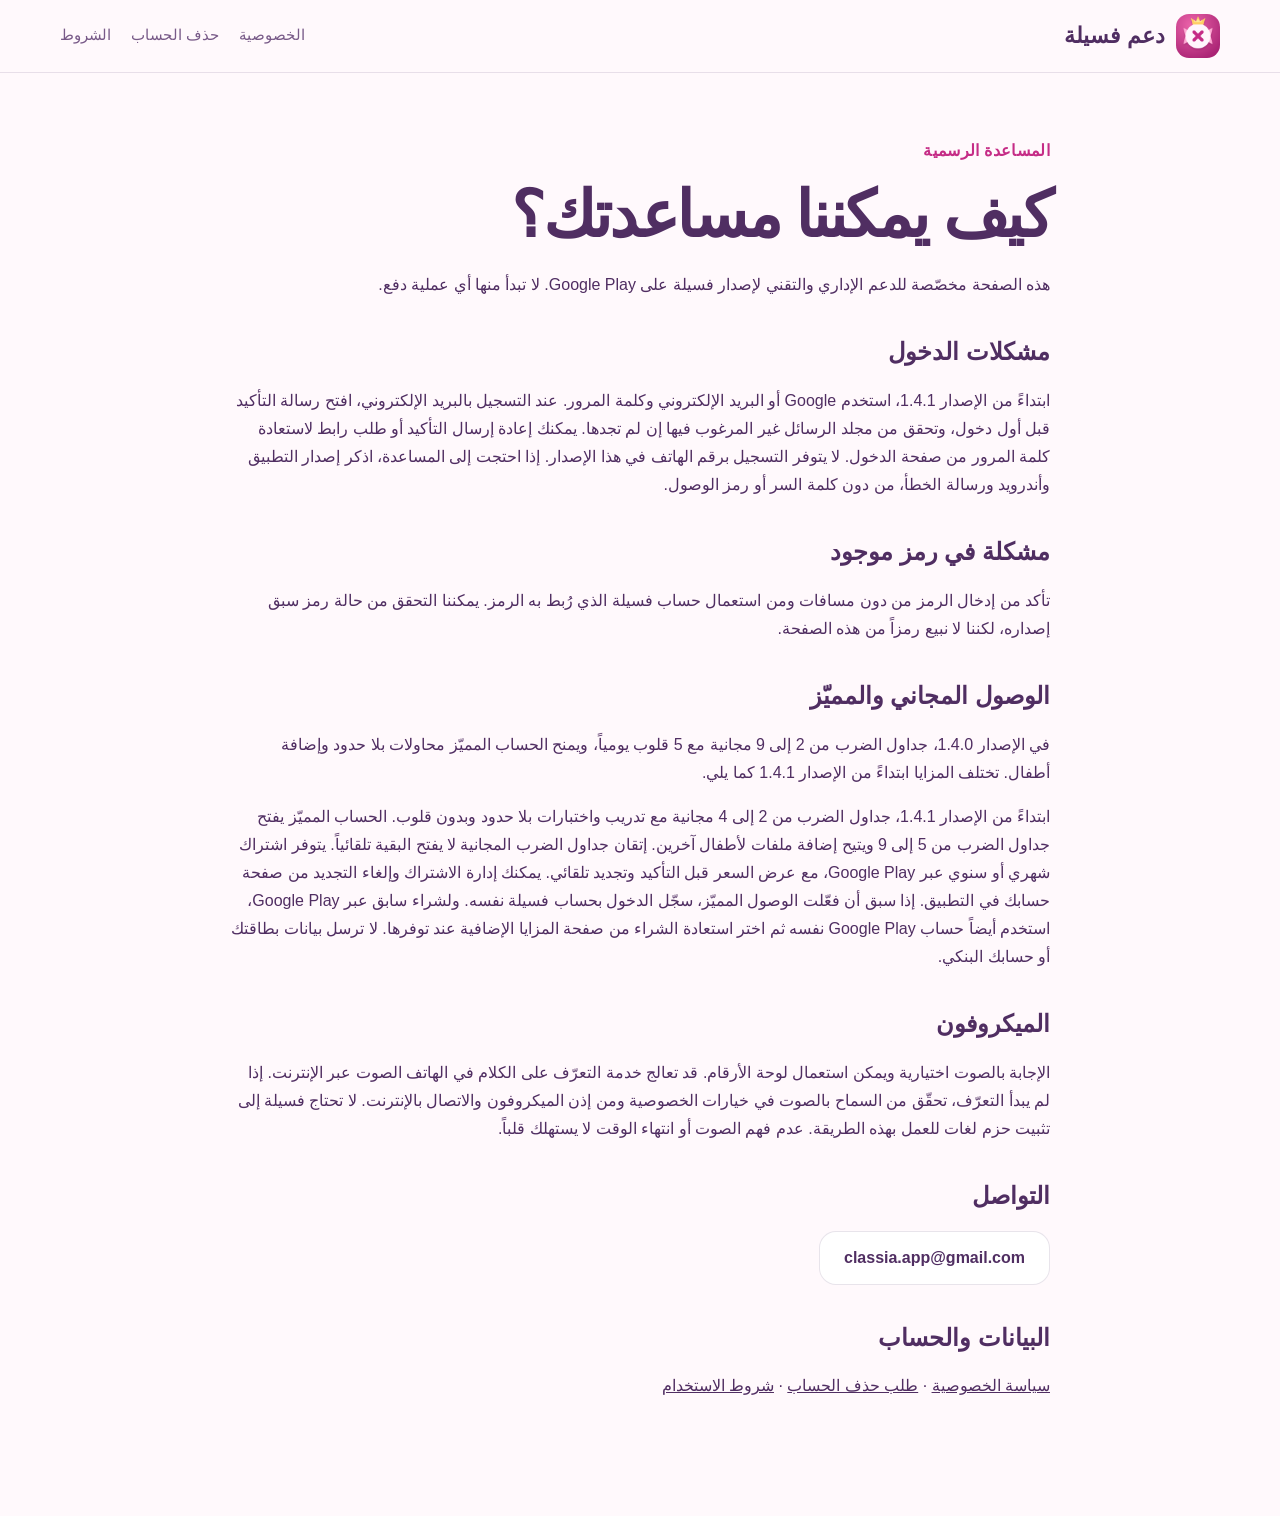
<file: index.html>
<!doctype html>
<html lang="ar" dir="rtl"><head><meta charset="utf-8"><meta name="viewport" content="width=device-width,initial-scale=1"><meta name="description" content="الدعم الرسمي لتطبيق فسيلة"><meta name="theme-color" content="#4F46E5"><title>دعم فسيلة</title><link rel="icon" type="image/png" href="assets/icon.png"><link rel="stylesheet" href="styles.css"></head>
<body><nav class="site-nav"><div class="wrap nav-inner"><a class="brand" href="support.html"><img src="assets/icon.png" alt=""><span>دعم فسيلة</span></a><div class="nav-links"><a href="privacy.html">الخصوصية</a><a href="delete-account.html">حذف الحساب</a><a href="terms.html">الشروط</a></div></div></nav>
<main class="wrap legal"><p class="eyebrow">المساعدة الرسمية</p><h1>كيف يمكننا مساعدتك؟</h1><p>هذه الصفحة مخصّصة للدعم الإداري والتقني لإصدار فسيلة على Google Play. لا تبدأ منها أي عملية دفع.</p>
<h2>مشكلات الدخول</h2><p>ابتداءً من الإصدار 1.4.1، استخدم Google أو البريد الإلكتروني وكلمة المرور. عند التسجيل بالبريد الإلكتروني، افتح رسالة التأكيد قبل أول دخول، وتحقق من مجلد الرسائل غير المرغوب فيها إن لم تجدها. يمكنك إعادة إرسال التأكيد أو طلب رابط لاستعادة كلمة المرور من صفحة الدخول. لا يتوفر التسجيل برقم الهاتف في هذا الإصدار. إذا احتجت إلى المساعدة، اذكر إصدار التطبيق وأندرويد ورسالة الخطأ، من دون كلمة السر أو رمز الوصول.</p>
<h2>مشكلة في رمز موجود</h2><p>تأكد من إدخال الرمز من دون مسافات ومن استعمال حساب فسيلة الذي رُبط به الرمز. يمكننا التحقق من حالة رمز سبق إصداره، لكننا لا نبيع رمزاً من هذه الصفحة.</p>
<h2>الوصول المجاني والمميّز</h2><p>في الإصدار 1.4.0، جداول الضرب من 2 إلى 9 مجانية مع 5 قلوب يومياً، ويمنح الحساب المميّز محاولات بلا حدود وإضافة أطفال. تختلف المزايا ابتداءً من الإصدار 1.4.1 كما يلي.</p><p>ابتداءً من الإصدار 1.4.1، جداول الضرب من 2 إلى 4 مجانية مع تدريب واختبارات بلا حدود وبدون قلوب. الحساب المميّز يفتح جداول الضرب من 5 إلى 9 ويتيح إضافة ملفات لأطفال آخرين. إتقان جداول الضرب المجانية لا يفتح البقية تلقائياً. يتوفر اشتراك شهري أو سنوي عبر Google Play، مع عرض السعر قبل التأكيد وتجديد تلقائي. يمكنك إدارة الاشتراك وإلغاء التجديد من صفحة حسابك في التطبيق. إذا سبق أن فعّلت الوصول المميّز، سجّل الدخول بحساب فسيلة نفسه. ولشراء سابق عبر Google Play، استخدم أيضاً حساب Google Play نفسه ثم اختر استعادة الشراء من صفحة المزايا الإضافية عند توفرها. لا ترسل بيانات بطاقتك أو حسابك البنكي.</p>
<h2>الميكروفون</h2><p>الإجابة بالصوت اختيارية ويمكن استعمال لوحة الأرقام. قد تعالج خدمة التعرّف على الكلام في الهاتف الصوت عبر الإنترنت. إذا لم يبدأ التعرّف، تحقّق من السماح بالصوت في خيارات الخصوصية ومن إذن الميكروفون والاتصال بالإنترنت. لا تحتاج فسيلة إلى تثبيت حزم لغات للعمل بهذه الطريقة. عدم فهم الصوت أو انتهاء الوقت لا يستهلك قلباً.</p>
<h2>التواصل</h2><p><a class="button secondary" href="mailto:classia.app@gmail.com?subject=دعم%20فسيلة">classia.app@gmail.com</a></p>
<h2>البيانات والحساب</h2><p><a href="privacy.html">سياسة الخصوصية</a> · <a href="delete-account.html">طلب حذف الحساب</a> · <a href="terms.html">شروط الاستخدام</a></p>
</main></body></html>
</file>
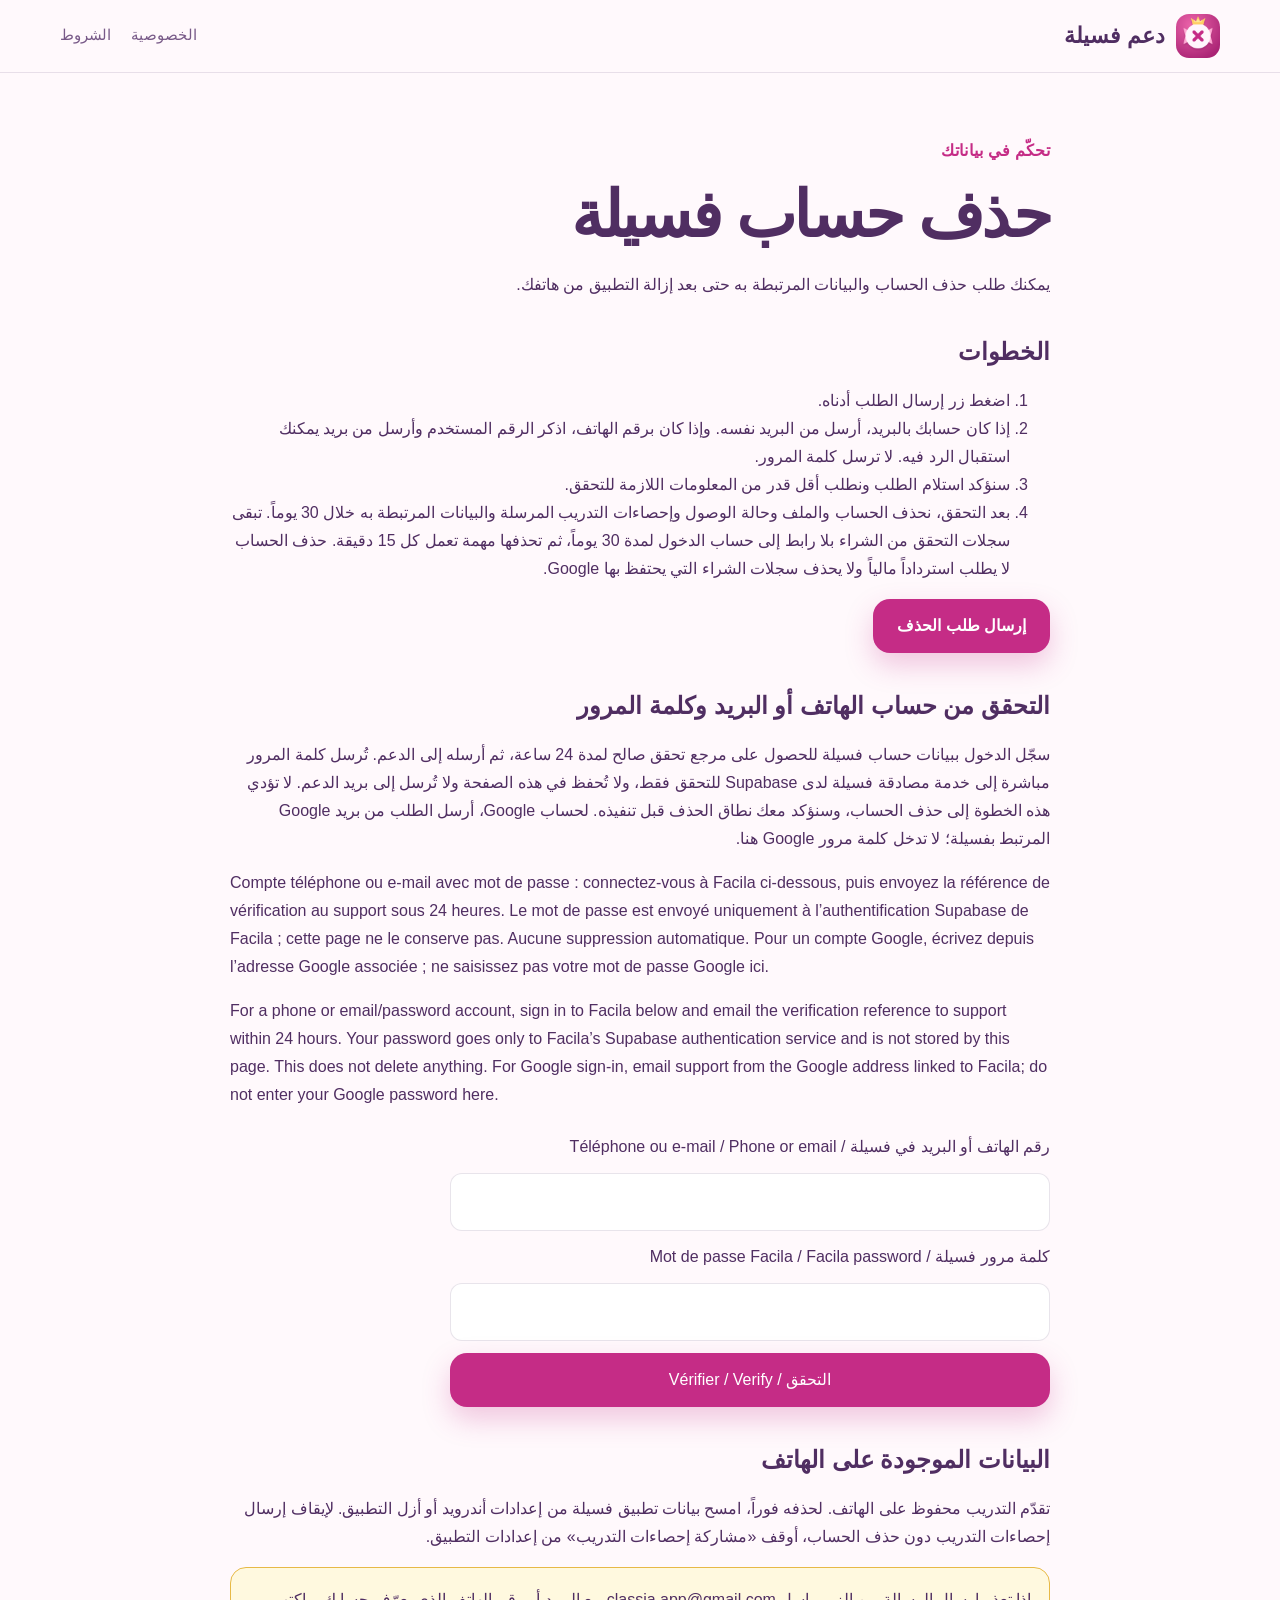
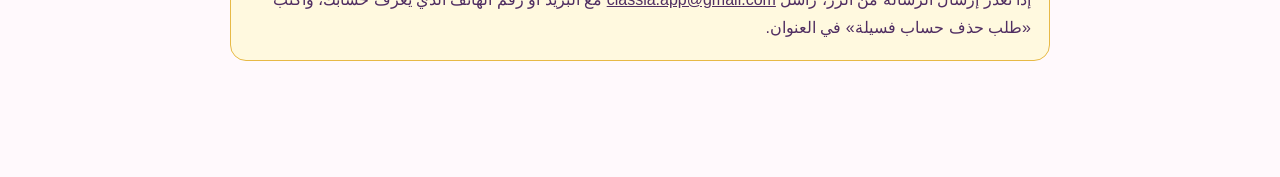
<file: delete-account.html>
<!doctype html>
<html lang="ar" dir="rtl"><head><meta charset="utf-8"><meta name="viewport" content="width=device-width,initial-scale=1"><meta name="theme-color" content="#4F46E5"><title>حذف حساب فسيلة</title><link rel="icon" type="image/png" href="assets/icon.png"><link rel="stylesheet" href="styles.css"></head>
<body><nav class="site-nav"><div class="wrap nav-inner"><a class="brand" href="support.html"><img src="assets/icon.png" alt=""><span>دعم فسيلة</span></a><div class="nav-links"><a href="privacy.html">الخصوصية</a><a href="terms.html">الشروط</a></div></div></nav>
<main class="wrap legal"><p class="eyebrow">تحكّم في بياناتك</p><h1>حذف حساب فسيلة</h1><p>يمكنك طلب حذف الحساب والبيانات المرتبطة به حتى بعد إزالة التطبيق من هاتفك.</p>
<h2>الخطوات</h2><ol><li>اضغط زر إرسال الطلب أدناه.</li><li>إذا كان حسابك بالبريد، أرسل من البريد نفسه. وإذا كان برقم الهاتف، اذكر الرقم المستخدم وأرسل من بريد يمكنك استقبال الرد فيه. لا ترسل كلمة المرور.</li><li>سنؤكد استلام الطلب ونطلب أقل قدر من المعلومات اللازمة للتحقق.</li><li>بعد التحقق، نحذف الحساب والملف وحالة الوصول وإحصاءات التدريب المرسلة والبيانات المرتبطة به خلال 30 يوماً. تبقى سجلات التحقق من الشراء بلا رابط إلى حساب الدخول لمدة 30 يوماً، ثم تحذفها مهمة تعمل كل 15 دقيقة. حذف الحساب لا يطلب استرداداً مالياً ولا يحذف سجلات الشراء التي يحتفظ بها Google.</li></ol>
<p><a class="button primary" href="mailto:classia.app@gmail.com?subject=طلب%20حذف%20حساب%20فسيلة&amp;body=السلام%20عليكم،%20أطلب%20حذف%20حساب%20فسيلة%20والبيانات%20المرتبطة%20به.%20يرجى%20إرشادي%20للتحقق%20من%20ملكية%20الحساب.">إرسال طلب الحذف</a></p>
<h2>التحقق من حساب الهاتف أو البريد وكلمة المرور</h2>
<p>سجّل الدخول ببيانات حساب فسيلة للحصول على مرجع تحقق صالح لمدة 24 ساعة، ثم أرسله إلى الدعم. تُرسل كلمة المرور مباشرة إلى خدمة مصادقة فسيلة لدى Supabase للتحقق فقط، ولا تُحفظ في هذه الصفحة ولا تُرسل إلى بريد الدعم. لا تؤدي هذه الخطوة إلى حذف الحساب، وسنؤكد معك نطاق الحذف قبل تنفيذه. لحساب Google، أرسل الطلب من بريد Google المرتبط بفسيلة؛ لا تدخل كلمة مرور Google هنا.</p>
<p lang="fr" dir="ltr">Compte téléphone ou e-mail avec mot de passe : connectez-vous à Facila ci-dessous, puis envoyez la référence de vérification au support sous 24 heures. Le mot de passe est envoyé uniquement à l’authentification Supabase de Facila ; cette page ne le conserve pas. Aucune suppression automatique. Pour un compte Google, écrivez depuis l’adresse Google associée ; ne saisissez pas votre mot de passe Google ici.</p>
<p lang="en" dir="ltr">For a phone or email/password account, sign in to Facila below and email the verification reference to support within 24 hours. Your password goes only to Facila’s Supabase authentication service and is not stored by this page. This does not delete anything. For Google sign-in, email support from the Google address linked to Facila; do not enter your Google password here.</p>
<form id="verify-deletion" class="deletion-form">
<label for="deletion-identity">رقم الهاتف أو البريد في فسيلة / Téléphone ou e-mail / Phone or email</label>
<input id="deletion-identity" name="identity" type="text" dir="ltr" autocomplete="username" required maxlength="254">
<label for="deletion-password">كلمة مرور فسيلة / Mot de passe Facila / Facila password</label>
<input id="deletion-password" name="password" type="password" dir="ltr" autocomplete="off" required maxlength="512">
<button class="button primary" type="submit">التحقق / Vérifier / Verify</button>
</form>
<p id="verification-status" role="status" aria-live="polite"></p>
<div id="verified-request" hidden><p>مرجع التحقق / Référence / Reference: <bdi id="request-reference"></bdi></p>
<p><a id="send-verified-request" class="button primary">إرسال المرجع إلى الدعم / Envoyer / Send</a></p>
<p>إذا لم يفتح البريد، انسخ المرجع وأرسله إلى classia.app@gmail.com. / Si le lien ne fonctionne pas, copiez la référence dans un e-mail au support. / If the link does not open, copy the reference into an email to support.</p></div>
<noscript><p>للتحقق من حساب الهاتف، فعّل JavaScript أو تواصل مع الدعم. / Activez JavaScript ou contactez le support. / Enable JavaScript or contact support.</p></noscript>
<h2>البيانات الموجودة على الهاتف</h2><p>تقدّم التدريب محفوظ على الهاتف. لحذفه فوراً، امسح بيانات تطبيق فسيلة من إعدادات أندرويد أو أزل التطبيق. لإيقاف إرسال إحصاءات التدريب دون حذف الحساب، أوقف «مشاركة إحصاءات التدريب» من إعدادات التطبيق.</p>
<p class="notice">إذا تعذر إرسال الرسالة من الزر، راسل <a href="mailto:classia.app@gmail.com">classia.app@gmail.com</a> مع البريد أو رقم الهاتف الذي يعرّف حسابك، واكتب «طلب حذف حساب فسيلة» في العنوان.</p>
</main><script type="module" src="deletion-verification.js"></script></body></html>
</file>
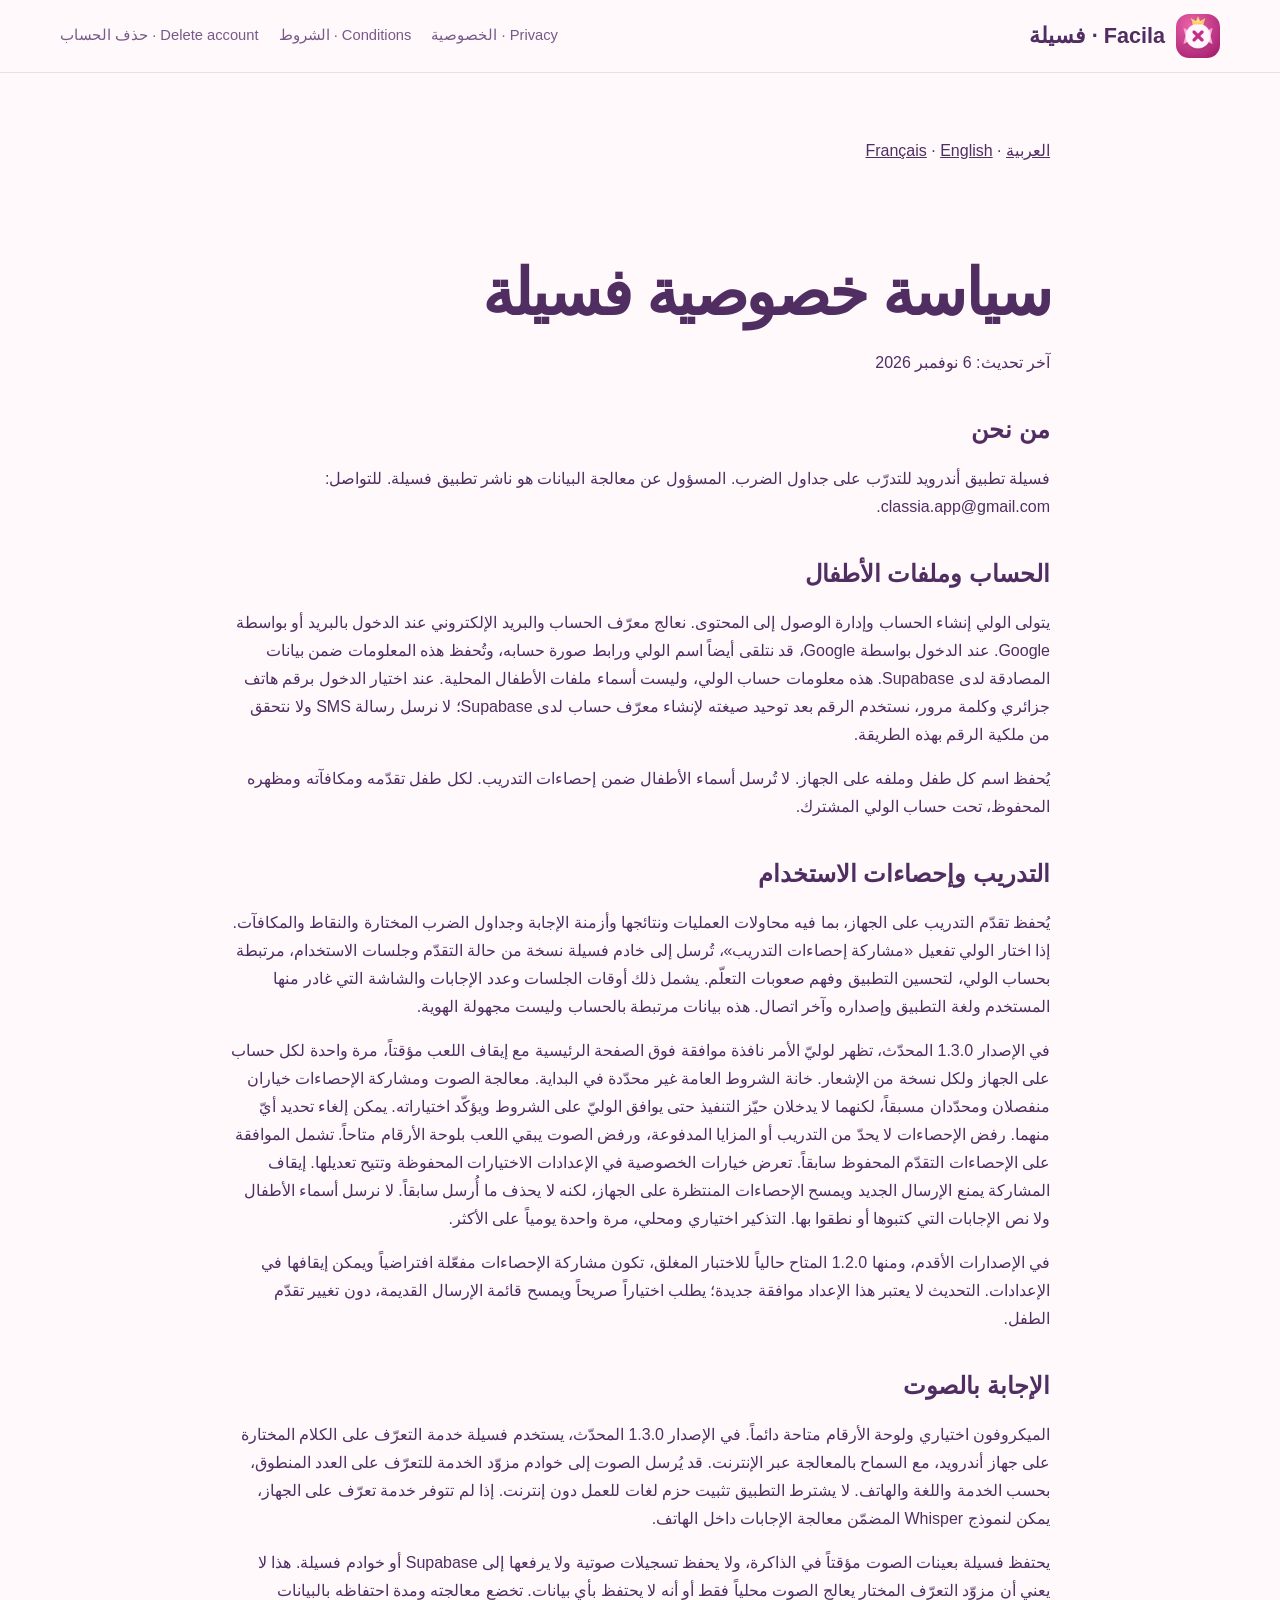
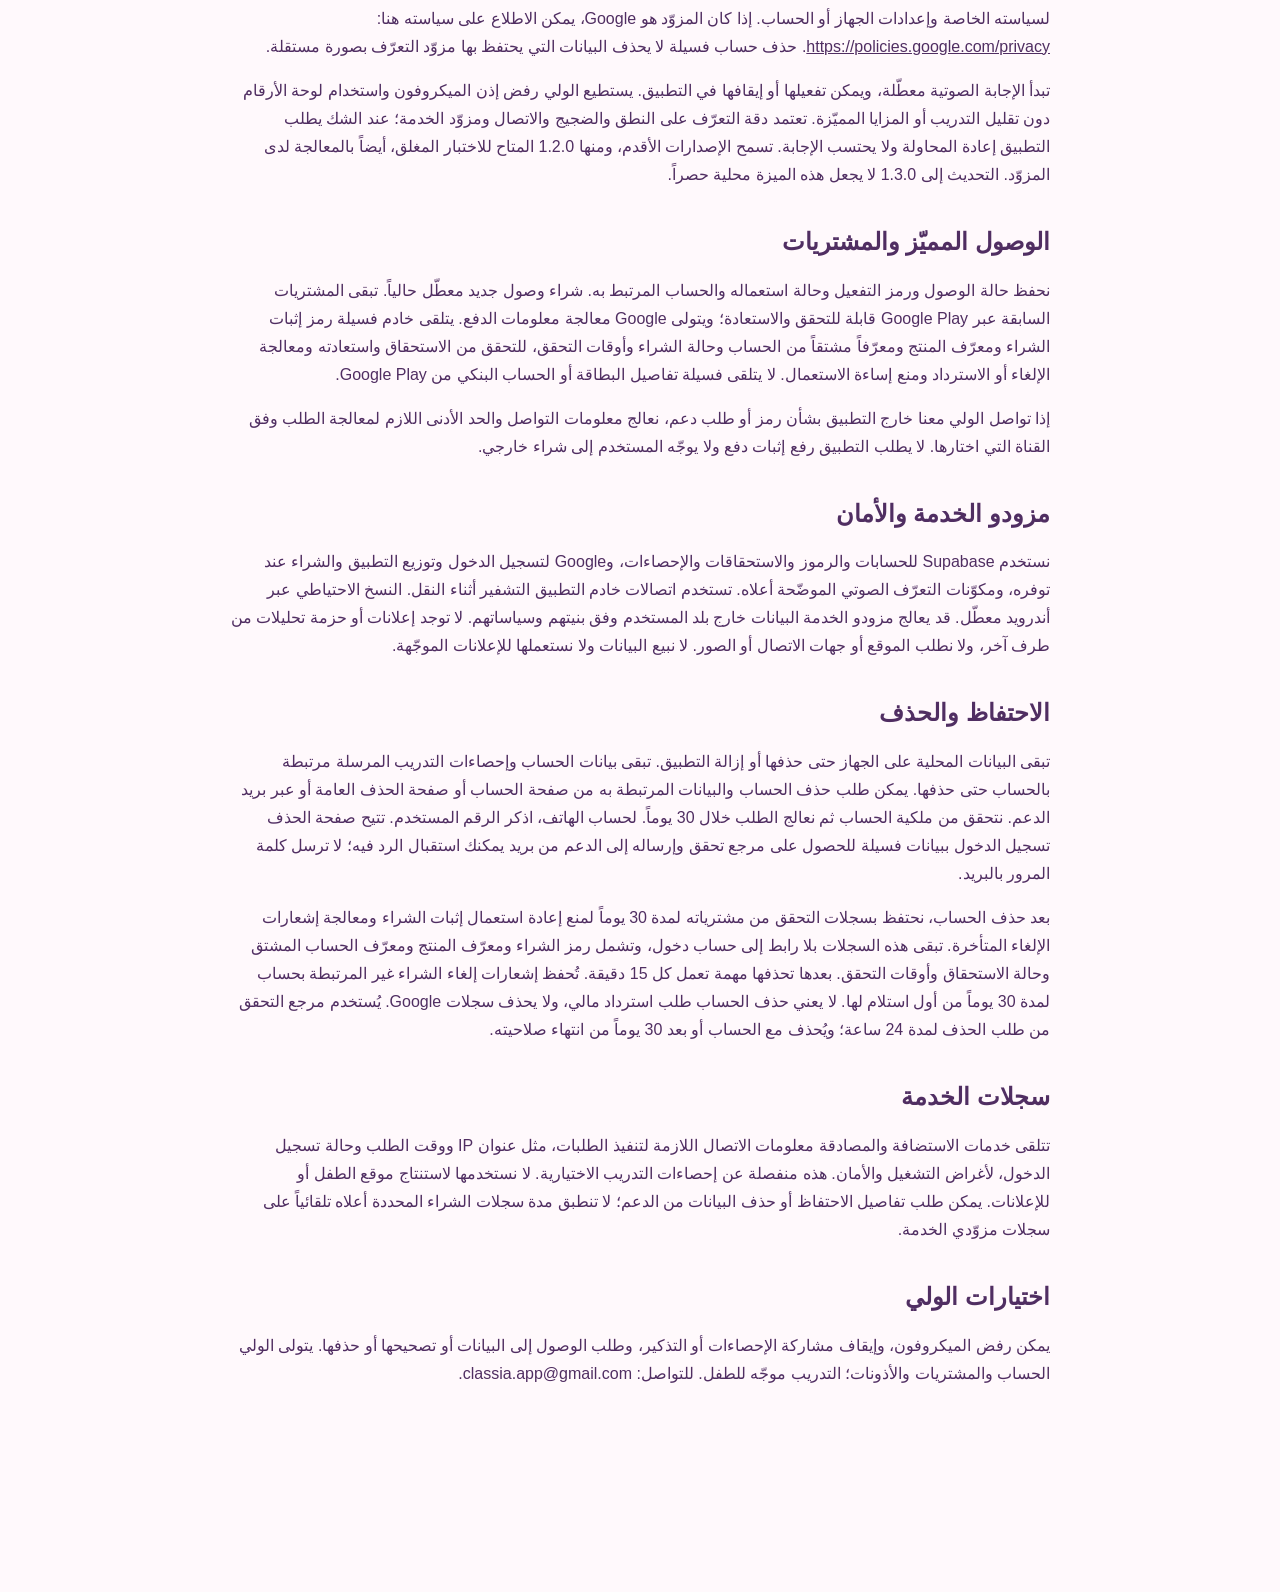
<file: privacy.html>
<!doctype html>
<html lang="ar" dir="rtl"><head><meta charset="utf-8"><meta name="viewport" content="width=device-width,initial-scale=1"><meta name="theme-color" content="#4F46E5"><title>Facila · فسيلة — privacy</title><link rel="icon" type="image/png" href="assets/icon.png"><link rel="stylesheet" href="styles.css"></head>
<body><nav class="site-nav"><div class="wrap nav-inner"><a class="brand" href="support.html"><img src="assets/icon.png" alt=""><span>Facila · فسيلة</span></a><div class="nav-links"><a href="privacy.html">Privacy · الخصوصية</a><a href="terms.html">Conditions · الشروط</a><a href="delete-account.html">Delete account · حذف الحساب</a></div></div></nav>
<main class="wrap legal"><nav aria-label="Language"><a href="#ar">العربية</a> · <a href="#fr">Français</a> · <a href="#en">English</a></nav>
<section id="ar" lang="ar" dir="rtl">
<h1>سياسة خصوصية فسيلة</h1>
<p>آخر تحديث: 6 نوفمبر 2026</p>
<h2>من نحن</h2>
<p>فسيلة تطبيق أندرويد للتدرّب على جداول الضرب. المسؤول عن معالجة البيانات هو ناشر تطبيق فسيلة. للتواصل: classia.app@gmail.com.</p>
<h2>الحساب وملفات الأطفال</h2>
<p>يتولى الولي إنشاء الحساب وإدارة الوصول إلى المحتوى. نعالج معرّف الحساب والبريد الإلكتروني عند الدخول بالبريد أو بواسطة Google. عند الدخول بواسطة Google، قد نتلقى أيضاً اسم الولي ورابط صورة حسابه، وتُحفظ هذه المعلومات ضمن بيانات المصادقة لدى Supabase. هذه معلومات حساب الولي، وليست أسماء ملفات الأطفال المحلية. عند اختيار الدخول برقم هاتف جزائري وكلمة مرور، نستخدم الرقم بعد توحيد صيغته لإنشاء معرّف حساب لدى Supabase؛ لا نرسل رسالة SMS ولا نتحقق من ملكية الرقم بهذه الطريقة.</p>
<p>يُحفظ اسم كل طفل وملفه على الجهاز. لا تُرسل أسماء الأطفال ضمن إحصاءات التدريب. لكل طفل تقدّمه ومكافآته ومظهره المحفوظ، تحت حساب الولي المشترك.</p>
<h2>التدريب وإحصاءات الاستخدام</h2>
<p>يُحفظ تقدّم التدريب على الجهاز، بما فيه محاولات العمليات ونتائجها وأزمنة الإجابة وجداول الضرب المختارة والنقاط والمكافآت. إذا اختار الولي تفعيل «مشاركة إحصاءات التدريب»، تُرسل إلى خادم فسيلة نسخة من حالة التقدّم وجلسات الاستخدام، مرتبطة بحساب الولي، لتحسين التطبيق وفهم صعوبات التعلّم. يشمل ذلك أوقات الجلسات وعدد الإجابات والشاشة التي غادر منها المستخدم ولغة التطبيق وإصداره وآخر اتصال. هذه بيانات مرتبطة بالحساب وليست مجهولة الهوية.</p>
<p>في الإصدار 1.3.0 المحدّث، تظهر لوليّ الأمر نافذة موافقة فوق الصفحة الرئيسية مع إيقاف اللعب مؤقتاً، مرة واحدة لكل حساب على الجهاز ولكل نسخة من الإشعار. خانة الشروط العامة غير محدّدة في البداية. معالجة الصوت ومشاركة الإحصاءات خياران منفصلان ومحدّدان مسبقاً، لكنهما لا يدخلان حيّز التنفيذ حتى يوافق الوليّ على الشروط ويؤكّد اختياراته. يمكن إلغاء تحديد أيّ منهما. رفض الإحصاءات لا يحدّ من التدريب أو المزايا المدفوعة، ورفض الصوت يبقي اللعب بلوحة الأرقام متاحاً. تشمل الموافقة على الإحصاءات التقدّم المحفوظ سابقاً. تعرض خيارات الخصوصية في الإعدادات الاختيارات المحفوظة وتتيح تعديلها. إيقاف المشاركة يمنع الإرسال الجديد ويمسح الإحصاءات المنتظرة على الجهاز، لكنه لا يحذف ما أُرسل سابقاً. لا نرسل أسماء الأطفال ولا نص الإجابات التي كتبوها أو نطقوا بها. التذكير اختياري ومحلي، مرة واحدة يومياً على الأكثر.</p>
<p>في الإصدارات الأقدم، ومنها 1.2.0 المتاح حالياً للاختبار المغلق، تكون مشاركة الإحصاءات مفعّلة افتراضياً ويمكن إيقافها في الإعدادات. التحديث لا يعتبر هذا الإعداد موافقة جديدة؛ يطلب اختياراً صريحاً ويمسح قائمة الإرسال القديمة، دون تغيير تقدّم الطفل.</p>
<h2>الإجابة بالصوت</h2>
<p>الميكروفون اختياري ولوحة الأرقام متاحة دائماً. في الإصدار 1.3.0 المحدّث، يستخدم فسيلة خدمة التعرّف على الكلام المختارة على جهاز أندرويد، مع السماح بالمعالجة عبر الإنترنت. قد يُرسل الصوت إلى خوادم مزوّد الخدمة للتعرّف على العدد المنطوق، بحسب الخدمة واللغة والهاتف. لا يشترط التطبيق تثبيت حزم لغات للعمل دون إنترنت. إذا لم تتوفر خدمة تعرّف على الجهاز، يمكن لنموذج Whisper المضمّن معالجة الإجابات داخل الهاتف.</p>
<p>يحتفظ فسيلة بعينات الصوت مؤقتاً في الذاكرة، ولا يحفظ تسجيلات صوتية ولا يرفعها إلى Supabase أو خوادم فسيلة. هذا لا يعني أن مزوّد التعرّف المختار يعالج الصوت محلياً فقط أو أنه لا يحتفظ بأي بيانات. تخضع معالجته ومدة احتفاظه بالبيانات لسياسته الخاصة وإعدادات الجهاز أو الحساب. إذا كان المزوّد هو Google، يمكن الاطلاع على سياسته هنا: <a href="https://policies.google.com/privacy">https://policies.google.com/privacy</a>. حذف حساب فسيلة لا يحذف البيانات التي يحتفظ بها مزوّد التعرّف بصورة مستقلة.</p>
<p>تبدأ الإجابة الصوتية معطّلة، ويمكن تفعيلها أو إيقافها في التطبيق. يستطيع الولي رفض إذن الميكروفون واستخدام لوحة الأرقام دون تقليل التدريب أو المزايا المميّزة. تعتمد دقة التعرّف على النطق والضجيج والاتصال ومزوّد الخدمة؛ عند الشك يطلب التطبيق إعادة المحاولة ولا يحتسب الإجابة. تسمح الإصدارات الأقدم، ومنها 1.2.0 المتاح للاختبار المغلق، أيضاً بالمعالجة لدى المزوّد. التحديث إلى 1.3.0 لا يجعل هذه الميزة محلية حصراً.</p>
<h2>الوصول المميّز والمشتريات</h2>
<p>نحفظ حالة الوصول ورمز التفعيل وحالة استعماله والحساب المرتبط به. شراء وصول جديد معطّل حالياً. تبقى المشتريات السابقة عبر Google Play قابلة للتحقق والاستعادة؛ ويتولى Google معالجة معلومات الدفع. يتلقى خادم فسيلة رمز إثبات الشراء ومعرّف المنتج ومعرّفاً مشتقاً من الحساب وحالة الشراء وأوقات التحقق، للتحقق من الاستحقاق واستعادته ومعالجة الإلغاء أو الاسترداد ومنع إساءة الاستعمال. لا يتلقى فسيلة تفاصيل البطاقة أو الحساب البنكي من Google Play.</p>
<p>إذا تواصل الولي معنا خارج التطبيق بشأن رمز أو طلب دعم، نعالج معلومات التواصل والحد الأدنى اللازم لمعالجة الطلب وفق القناة التي اختارها. لا يطلب التطبيق رفع إثبات دفع ولا يوجّه المستخدم إلى شراء خارجي.</p>
<h2>مزودو الخدمة والأمان</h2>
<p>نستخدم Supabase للحسابات والرموز والاستحقاقات والإحصاءات، وGoogle لتسجيل الدخول وتوزيع التطبيق والشراء عند توفره، ومكوّنات التعرّف الصوتي الموضّحة أعلاه. تستخدم اتصالات خادم التطبيق التشفير أثناء النقل. النسخ الاحتياطي عبر أندرويد معطّل. قد يعالج مزودو الخدمة البيانات خارج بلد المستخدم وفق بنيتهم وسياساتهم. لا توجد إعلانات أو حزمة تحليلات من طرف آخر، ولا نطلب الموقع أو جهات الاتصال أو الصور. لا نبيع البيانات ولا نستعملها للإعلانات الموجّهة.</p>
<h2>الاحتفاظ والحذف</h2>
<p>تبقى البيانات المحلية على الجهاز حتى حذفها أو إزالة التطبيق. تبقى بيانات الحساب وإحصاءات التدريب المرسلة مرتبطة بالحساب حتى حذفها. يمكن طلب حذف الحساب والبيانات المرتبطة به من صفحة الحساب أو صفحة الحذف العامة أو عبر بريد الدعم. نتحقق من ملكية الحساب ثم نعالج الطلب خلال 30 يوماً. لحساب الهاتف، اذكر الرقم المستخدم. تتيح صفحة الحذف تسجيل الدخول ببيانات فسيلة للحصول على مرجع تحقق وإرساله إلى الدعم من بريد يمكنك استقبال الرد فيه؛ لا ترسل كلمة المرور بالبريد.</p>
<p>بعد حذف الحساب، نحتفظ بسجلات التحقق من مشترياته لمدة 30 يوماً لمنع إعادة استعمال إثبات الشراء ومعالجة إشعارات الإلغاء المتأخرة. تبقى هذه السجلات بلا رابط إلى حساب دخول، وتشمل رمز الشراء ومعرّف المنتج ومعرّف الحساب المشتق وحالة الاستحقاق وأوقات التحقق. بعدها تحذفها مهمة تعمل كل 15 دقيقة. تُحفظ إشعارات إلغاء الشراء غير المرتبطة بحساب لمدة 30 يوماً من أول استلام لها. لا يعني حذف الحساب طلب استرداد مالي، ولا يحذف سجلات Google. يُستخدم مرجع التحقق من طلب الحذف لمدة 24 ساعة؛ ويُحذف مع الحساب أو بعد 30 يوماً من انتهاء صلاحيته.</p>
<h2>سجلات الخدمة</h2>
<p>تتلقى خدمات الاستضافة والمصادقة معلومات الاتصال اللازمة لتنفيذ الطلبات، مثل عنوان IP ووقت الطلب وحالة تسجيل الدخول، لأغراض التشغيل والأمان. هذه منفصلة عن إحصاءات التدريب الاختيارية. لا نستخدمها لاستنتاج موقع الطفل أو للإعلانات. يمكن طلب تفاصيل الاحتفاظ أو حذف البيانات من الدعم؛ لا تنطبق مدة سجلات الشراء المحددة أعلاه تلقائياً على سجلات مزوّدي الخدمة.</p>
<h2>اختيارات الولي</h2>
<p>يمكن رفض الميكروفون، وإيقاف مشاركة الإحصاءات أو التذكير، وطلب الوصول إلى البيانات أو تصحيحها أو حذفها. يتولى الولي الحساب والمشتريات والأذونات؛ التدريب موجّه للطفل. للتواصل: classia.app@gmail.com.</p>
</section>
<section id="fr" lang="fr" dir="ltr">
<h1>Confidentialité de Facila</h1>
<p>Dernière mise à jour : 6 novembre 2026.</p>
<h2>Responsable</h2>
<p>Facila est une application Android d’entraînement aux tables de multiplication. Le responsable du traitement est son éditeur. Contact : classia.app@gmail.com.</p>
<h2>Compte et profils des enfants</h2>
<p>Le parent crée et gère le compte. Nous traitons son identifiant et son adresse électronique lors d’une connexion par e-mail ou Google. Google peut également transmettre le nom du parent et l’adresse de sa photo de profil, conservés dans les métadonnées d’authentification Supabase. Il s’agit du compte du parent, distinct des noms locaux des enfants. La connexion facultative par numéro algérien et mot de passe transforme le numéro normalisé en identifiant de compte Supabase. Elle n’envoie aucun SMS et ne vérifie pas la possession du numéro. Le numéro reste une donnée personnelle.</p>
<p>Les noms et identifiants locaux des enfants restent sur l’appareil et ne sont pas transmis avec les statistiques. Chaque enfant conserve sa progression, ses récompenses et son apparence sous le compte commun du parent.</p>
<h2>Progression et utilisation</h2>
<p>L’appareil conserve les opérations travaillées, tentatives, résultats, temps de réponse, tables choisies, scores et récompenses. Lorsque « Partager les statistiques d’entraînement » est activé, un état de progression et les séances sont envoyés à Facila, rattachés au compte du parent, pour comprendre les difficultés et améliorer l’application. Les séances comprennent leurs horaires, le nombre de réponses, le dernier écran, la langue/version et la dernière activité. Ces données ne sont pas anonymes.</p>
<p>Dans la mise à jour 1.3.0, une fenêtre destinée au parent apparaît sur l’accueil en pause, une fois par compte sur cet appareil et par version de la notice. La case des conditions générales est décochée au départ. Le traitement vocal et le partage des statistiques sont deux options séparées, précochées ; elles ne prennent effet qu’après l’acceptation des conditions et la confirmation du parent. Chaque option peut être décochée. Refuser les statistiques ne limite ni l’entraînement ni Premium ; refuser la voix laisse le clavier disponible. Autoriser les statistiques inclut la progression déjà enregistrée. La rubrique Choix de confidentialité des paramètres retrouve les choix enregistrés et permet de les modifier. Désactiver le partage arrête les prochains envois et efface la file d’attente locale, sans effacer les données déjà transmises. Ni les noms des enfants ni le texte des réponses saisies ou prononcées ne sont envoyés. Les rappels facultatifs restent locaux, au plus une fois par jour.</p>
<p>Les anciennes versions, dont la 1.2.0 actuellement en test fermé, activent le partage par défaut ; les paramètres permettent de le désactiver. La mise à jour ne considère pas cet ancien réglage comme un consentement : elle demande un choix explicite et efface l’ancienne file d’envoi, sans modifier la progression locale.</p>
<h2>Réponses à la voix</h2>
<p>Le microphone est facultatif et le clavier reste disponible. Dans la mise à jour 1.3.0, Facila utilise le service de reconnaissance vocale sélectionné sur l’appareil Android, avec un traitement en ligne autorisé. Selon le service, la langue et le téléphone, l’audio peut être envoyé aux serveurs de ce prestataire pour reconnaître le nombre prononcé. Aucune langue hors ligne installée n’est exigée. En l’absence de service système, le modèle Whisper intégré peut traiter les réponses sur l’appareil.</p>
<p>Facila garde temporairement l’audio capturé en mémoire. Il ne sauvegarde pas les enregistrements et ne les envoie ni à Supabase ni aux serveurs de Facila. Cela ne signifie pas que le prestataire choisi traite l’audio uniquement en local ou ne conserve aucune donnée. Sa propre politique de confidentialité et les paramètres de l’appareil ou du compte régissent son traitement et sa conservation. Si le prestataire est Google, consultez sa politique : <a href="https://policies.google.com/privacy">https://policies.google.com/privacy</a>. La suppression d’un compte Facila ne supprime pas les données conservées indépendamment par ce prestataire.</p>
<p>La voix est désactivée au départ et peut être activée ou arrêtée dans l’application. Le parent peut refuser la permission microphone et utiliser le clavier sans limiter l’entraînement ni Premium. La reconnaissance dépend de la prononciation, du bruit, de la connexion et du prestataire ; une réponse incertaine demande une nouvelle tentative sans être évaluée. Les anciennes versions, dont la 1.2.0 en test fermé, autorisent également le traitement par le prestataire. Passer à la 1.3.0 ne rend pas cette fonction exclusivement locale.</p>
<h2>Accès Premium et achats</h2>
<p>Nous conservons les droits d’accès, codes, réclamations et liens au compte. Les nouveaux achats sont actuellement désactivés. Les achats Google Play déjà effectués restent vérifiables et restaurables ; Google traite les informations de paiement. Le serveur Facila vérifie et conserve le jeton d’achat, le produit, une liaison dérivée de l’identifiant du compte, le statut et les dates de vérification pour attribuer ou restaurer les droits, traiter les remboursements et prévenir les abus. Facila ne reçoit pas les coordonnées de carte ou de banque de Google Play.</p>
<p>Si le parent nous contacte hors de l’application pour un code ou une assistance, nous traitons ses coordonnées et le minimum nécessaire à sa demande via le canal choisi. L’application ne demande pas de justificatif et ne dirige pas vers un achat externe.</p>
<h2>Prestataires et sécurité</h2>
<p>Supabase traite les comptes, codes, droits et statistiques. Google fournit la connexion, la distribution et les achats lorsqu’ils sont disponibles. Le traitement vocal est décrit ci-dessus. Les échanges avec le serveur sont chiffrés en transit ; la sauvegarde Android est désactivée. Les prestataires peuvent traiter des données hors du pays selon leur infrastructure et leurs politiques. Aucun SDK publicitaire ou d’analyse tiers n’est intégré ; nous ne demandons ni localisation, ni contacts, ni photos. Nous ne vendons pas les données et ne les utilisons pas pour des publicités ciblées.</p>
<h2>Conservation et suppression</h2>
<p>Les données locales restent jusqu’à leur effacement ou la désinstallation. Les données de compte et les statistiques envoyées restent associées au compte jusqu’à leur suppression. Demandez la suppression dans la page de compte, sur la page web de suppression ou par e-mail. Après vérification de propriété, la demande est traitée sous 30 jours. Pour un compte téléphone, indiquez le numéro utilisé et une adresse joignable pour recevoir notre réponse. La page de suppression permet de vérifier votre compte avec les identifiants Facila et de transmettre une référence au support ; n’envoyez jamais votre mot de passe par e-mail.</p>
<p>Après suppression du compte, les traces de vérification de ses achats sont conservées pendant 30 jours pour empêcher la réutilisation des justificatifs et traiter les notifications tardives. Sans lien vers un compte de connexion, elles contiennent le jeton, le produit, l’identifiant dérivé, le statut du droit et les dates de vérification. Une tâche exécutée toutes les 15 minutes les efface ensuite. Les notifications d’annulation sans compte associé sont conservées 30 jours à partir de leur première réception. La suppression du compte ne demande pas de remboursement et n’efface pas les dossiers de Google. Une référence de demande de suppression est valable 24 heures et supprimée avec le compte, ou 30 jours après son expiration.</p>
<h2>Journaux techniques</h2>
<p>Les services d’hébergement et d’authentification reçoivent les informations de connexion nécessaires aux requêtes, par exemple l’adresse IP, l’heure et le statut de connexion, pour le fonctionnement et la sécurité. Ces journaux sont distincts des statistiques facultatives. Nous ne les utilisons pas pour déduire la position d’un enfant ni pour la publicité. Contactez le support pour les détails de conservation ou une demande de suppression ; les durées des traces d’achat indiquées ci-dessus ne décrivent pas automatiquement les journaux des prestataires.</p>
<h2>Choix des parents</h2>
<p>Le parent gère le compte, les achats et les permissions ; l’entraînement est destiné à l’enfant. Il peut refuser le microphone, désactiver statistiques ou rappels et demander accès, rectification ou suppression à classia.app@gmail.com.</p>
</section>
<section id="en" lang="en" dir="ltr">
<h1>Facila privacy policy</h1>
<p>Last updated: 6 November 2026.</p>
<h2>Who operates Facila</h2>
<p>Facila is an Android app for multiplication practice. Its publisher is responsible for the app’s handling of personal data. Contact: classia.app@gmail.com.</p>
<h2>Parent account and child profiles</h2>
<p>The parent creates and manages the account. Supabase Auth processes the account ID and email address for email or Google sign-in. Google may also provide the parent’s profile name and picture URL, stored in authentication metadata. These are parent-account details, separate from children’s local profile names. Optional Algerian phone/password sign-in converts the normalized phone number into a Supabase account identifier. No SMS is sent and ownership of that number is not verified. The number remains personal data.</p>
<p>Children’s names and local profile IDs stay on the device and are not uploaded with statistics. Each child has separate local progress, rewards and appearance under the parent account.</p>
<h2>Training statistics</h2>
<p>Practice attempts, results, response times, selected tables, points and rewards are saved locally. If the parent enables sharing, a progress snapshot and usage sessions are sent to Facila to understand learning difficulties and improve the app. They are linked to the parent account, not anonymous. Sessions include dates, duration, answer counts, where practice stopped, language, app version and last activity.</p>
<p>In the updated 1.3.0 build, a parent agreement popup appears over the paused home page, once per account on this device and per notice version. The general-conditions checkbox starts unchecked. Voice processing and statistics sharing are separate, preselected options; neither takes effect until the parent accepts the conditions and confirms. Either option can be unchecked. Declining statistics does not limit practice or Premium; declining voice leaves keypad play available. Allowing statistics includes progress already stored here. Privacy choices in Settings restores the saved choices and allows changes. Turning sharing off stops future uploads and discards the local upload queue, without deleting records already sent. Children’s names, typed or spoken answer text and voice recordings are not uploaded with statistics. Optional reminders are local, at most once a day.</p>
<p>Older versions, including 1.2.0 currently in closed testing, enable sharing by default; Settings can turn it off. The update does not treat that old setting as consent. It asks for an explicit choice and discards the old upload queue without changing the child’s local progress.</p>
<h2>Voice answers</h2>
<p>The microphone is optional and the keypad remains available. In the updated 1.3.0 build, Facila uses the speech-recognition service selected on the Android device, with online processing allowed. Depending on the service, language and device, audio may be sent to that provider’s servers to recognize the spoken number. Installed offline language packs are not required. When no system recognition service is available, the bundled Whisper model can process answers on the device.</p>
<p>Facila holds captured audio temporarily in memory. It does not save voice recordings or upload them to Supabase or Facila’s servers. This does not mean that the selected recognition provider processes audio only locally or retains no data. Its own privacy policy and device/account settings govern its processing and retention. If the selected provider is Google, see Google’s privacy policy: <a href="https://policies.google.com/privacy">https://policies.google.com/privacy</a>. Facila’s account-deletion process cannot delete records held independently by a recognition provider.</p>
<p>Voice starts off and can be enabled or stopped in the app. Parents can refuse microphone permission and use the keypad instead, without limiting practice or Premium. Recognition depends on pronunciation, background noise, connectivity and the provider; uncertain results request another attempt and are not graded. Earlier versions, including 1.2.0 in closed testing, also allow provider-side recognition. Updating to 1.3.0 does not make this an exclusively offline feature.</p>
<h2>Premium and purchases</h2>
<p>The backend stores access rights, codes, redemption status and account links. New purchases are currently disabled. Previous Google Play purchases remain verifiable and restorable. Google handles payment details; Facila receives no card or bank details. Facila’s backend verifies and retains purchase tokens, product IDs, a derived account identifier, entitlement status and verification timestamps to restore access, process refunds and prevent misuse.</p>
<p>When a parent contacts support outside the app, we handle their contact details and the information needed for their request through the chosen channel. The app does not request payment proof or direct parents to an external purchase.</p>
<h2>Providers and security</h2>
<p>Supabase handles accounts, codes, entitlements and shared statistics. Google provides sign-in, distribution and purchases when available. Voice processing is described above. App-server connections use HTTPS, and Android backup is disabled. Providers may process information outside the user’s country according to their infrastructure and policies. There are no advertising or third-party analytics SDKs. We do not request location, contacts or photos, sell data, or use it for targeted advertising.</p>
<p>Hosting and authentication services receive connection information needed to serve requests, such as IP addresses, timestamps and sign-in status, for operation and security. These logs are separate from optional training statistics. We do not use them to infer a child’s location or for advertising. Contact support for retention details or deletion requests; the purchase-record periods below do not automatically describe provider logs.</p>
<h2>Retention and deletion</h2>
<p>Local data remains until it is cleared or the app is uninstalled. Account data and uploaded statistics remain associated with the account until deleted. Request account deletion from the app’s parent account page, the public deletion page or support email. After ownership verification, requests are processed within 30 days. Phone-account parents can obtain a verification reference using their Facila credentials on the deletion page and send it from an email address they can access. Never email a password.</p>
<p>Purchase-verification records are retained for 30 days after account deletion to prevent reuse and handle late revocation notices. Their sign-in-account link is removed; they contain the purchase token, product, derived account ID, status and verification dates. A job running every 15 minutes then removes them. Unlinked revocation notices are retained for 30 days from receipt. Deleting the account does not request a refund or delete Google’s records. Deletion-verification references are valid for 24 hours and removed with the account or 30 days after expiry.</p>
<h2>Parent choices</h2>
<p>Parents manage accounts, permissions and purchases; children use the training activity. Parents may decline the microphone, disable sharing or reminders, and request access, correction or deletion through classia.app@gmail.com.</p>
</section>
</main><script>
function chooseLanguage() {
 const lang = ['ar','fr','en'].includes(location.hash.slice(1)) ? location.hash.slice(1) : 'ar';
 document.querySelectorAll('main section').forEach(s => { s.hidden = s.id !== lang; });
 document.documentElement.lang = lang;
 document.documentElement.dir = lang === 'ar' ? 'rtl' : 'ltr';
 document.querySelectorAll('.nav-links a').forEach(a => { if (!a.href.includes('delete-account')) a.hash = lang; });
}
addEventListener('hashchange', chooseLanguage); chooseLanguage();
</script></body></html>
</file>
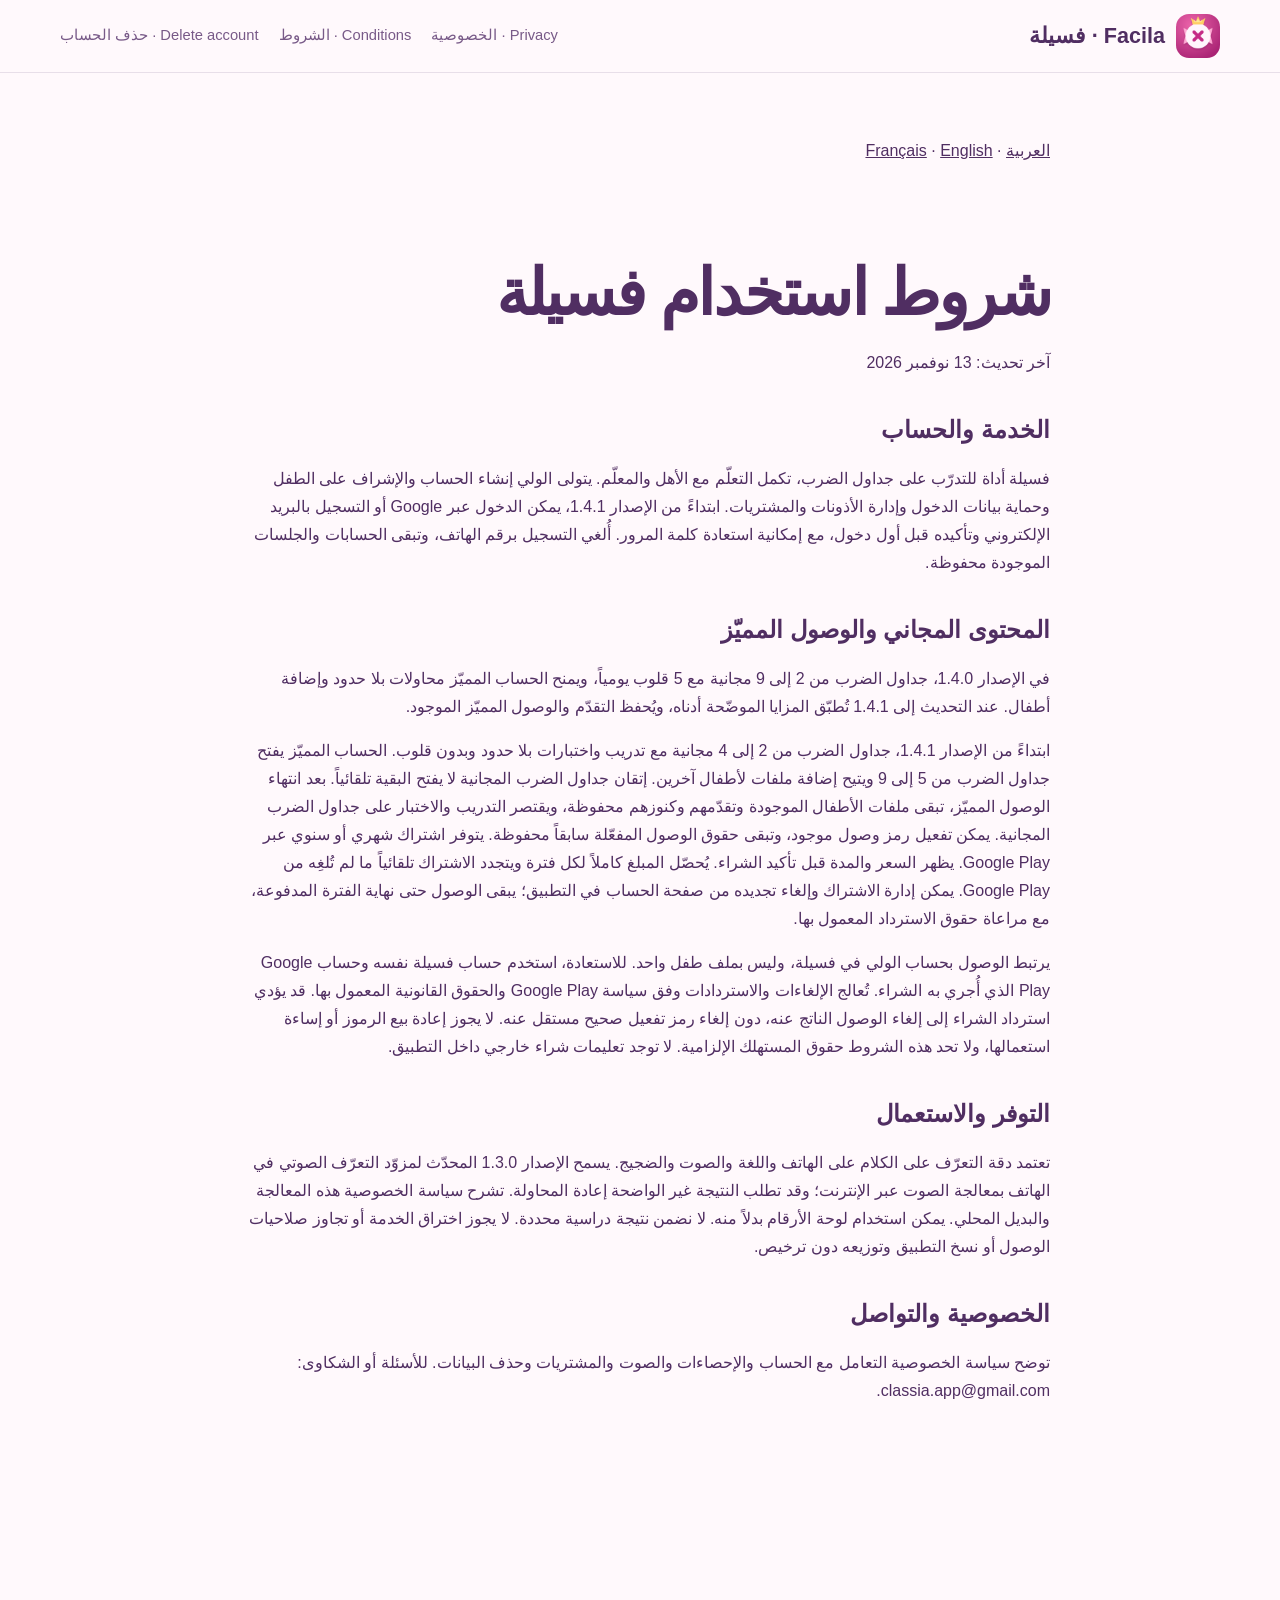
<file: terms.html>
<!doctype html>
<html lang="ar" dir="rtl"><head><meta charset="utf-8"><meta name="viewport" content="width=device-width,initial-scale=1"><meta name="theme-color" content="#4F46E5"><title>Facila · فسيلة — terms</title><link rel="icon" type="image/png" href="assets/icon.png"><link rel="stylesheet" href="styles.css"></head>
<body><nav class="site-nav"><div class="wrap nav-inner"><a class="brand" href="support.html"><img src="assets/icon.png" alt=""><span>Facila · فسيلة</span></a><div class="nav-links"><a href="privacy.html">Privacy · الخصوصية</a><a href="terms.html">Conditions · الشروط</a><a href="delete-account.html">Delete account · حذف الحساب</a></div></div></nav>
<main class="wrap legal"><nav aria-label="Language"><a href="#ar">العربية</a> · <a href="#fr">Français</a> · <a href="#en">English</a></nav>
<section id="ar" lang="ar" dir="rtl">
<h1>شروط استخدام فسيلة</h1>
<p>آخر تحديث: 13 نوفمبر 2026</p>
<h2>الخدمة والحساب</h2>
<p>فسيلة أداة للتدرّب على جداول الضرب، تكمل التعلّم مع الأهل والمعلّم. يتولى الولي إنشاء الحساب والإشراف على الطفل وحماية بيانات الدخول وإدارة الأذونات والمشتريات. ابتداءً من الإصدار 1.4.1، يمكن الدخول عبر Google أو التسجيل بالبريد الإلكتروني وتأكيده قبل أول دخول، مع إمكانية استعادة كلمة المرور. أُلغي التسجيل برقم الهاتف، وتبقى الحسابات والجلسات الموجودة محفوظة.</p>
<h2>المحتوى المجاني والوصول المميّز</h2>
<p>في الإصدار 1.4.0، جداول الضرب من 2 إلى 9 مجانية مع 5 قلوب يومياً، ويمنح الحساب المميّز محاولات بلا حدود وإضافة أطفال. عند التحديث إلى 1.4.1 تُطبّق المزايا الموضّحة أدناه، ويُحفظ التقدّم والوصول المميّز الموجود.</p>
<p>ابتداءً من الإصدار 1.4.1، جداول الضرب من 2 إلى 4 مجانية مع تدريب واختبارات بلا حدود وبدون قلوب. الحساب المميّز يفتح جداول الضرب من 5 إلى 9 ويتيح إضافة ملفات لأطفال آخرين. إتقان جداول الضرب المجانية لا يفتح البقية تلقائياً. بعد انتهاء الوصول المميّز، تبقى ملفات الأطفال الموجودة وتقدّمهم وكنوزهم محفوظة، ويقتصر التدريب والاختبار على جداول الضرب المجانية. يمكن تفعيل رمز وصول موجود، وتبقى حقوق الوصول المفعّلة سابقاً محفوظة. يتوفر اشتراك شهري أو سنوي عبر Google Play. يظهر السعر والمدة قبل تأكيد الشراء. يُحصّل المبلغ كاملاً لكل فترة ويتجدد الاشتراك تلقائياً ما لم تُلغِه من Google Play. يمكن إدارة الاشتراك وإلغاء تجديده من صفحة الحساب في التطبيق؛ يبقى الوصول حتى نهاية الفترة المدفوعة، مع مراعاة حقوق الاسترداد المعمول بها.</p>
<p>يرتبط الوصول بحساب الولي في فسيلة، وليس بملف طفل واحد. للاستعادة، استخدم حساب فسيلة نفسه وحساب Google Play الذي أُجري به الشراء. تُعالج الإلغاءات والاستردادات وفق سياسة Google Play والحقوق القانونية المعمول بها. قد يؤدي استرداد الشراء إلى إلغاء الوصول الناتج عنه، دون إلغاء رمز تفعيل صحيح مستقل عنه. لا يجوز إعادة بيع الرموز أو إساءة استعمالها، ولا تحد هذه الشروط حقوق المستهلك الإلزامية. لا توجد تعليمات شراء خارجي داخل التطبيق.</p>
<h2>التوفر والاستعمال</h2>
<p>تعتمد دقة التعرّف على الكلام على الهاتف واللغة والصوت والضجيج. يسمح الإصدار 1.3.0 المحدّث لمزوّد التعرّف الصوتي في الهاتف بمعالجة الصوت عبر الإنترنت؛ وقد تطلب النتيجة غير الواضحة إعادة المحاولة. تشرح سياسة الخصوصية هذه المعالجة والبديل المحلي. يمكن استخدام لوحة الأرقام بدلاً منه. لا نضمن نتيجة دراسية محددة. لا يجوز اختراق الخدمة أو تجاوز صلاحيات الوصول أو نسخ التطبيق وتوزيعه دون ترخيص.</p>
<h2>الخصوصية والتواصل</h2>
<p>توضح سياسة الخصوصية التعامل مع الحساب والإحصاءات والصوت والمشتريات وحذف البيانات. للأسئلة أو الشكاوى: classia.app@gmail.com.</p>
</section>
<section id="fr" lang="fr" dir="ltr">
<h1>Conditions d’utilisation de Facila</h1>
<p>Dernière mise à jour : 13 novembre 2026.</p>
<h2>Service et compte</h2>
<p>Facila est un outil d’entraînement aux tables de multiplication, complémentaire à l’apprentissage avec les parents et les enseignants. Le parent crée le compte, supervise l’enfant, protège ses identifiants et gère les permissions et les achats. À partir de la version 1.4.1, vous pouvez utiliser Google ou créer un compte par e-mail, avec confirmation avant la première connexion et récupération du mot de passe. L’inscription par téléphone est supprimée ; les comptes et sessions existants sont conservés.</p>
<h2>Accès gratuit et Premium</h2>
<p>Dans la version 1.4.0, les tables de 2 à 9 sont gratuites avec 5 cœurs par jour ; l’offre Premium apporte des vies illimitées et des profils supplémentaires. La mise à jour 1.4.1 applique les avantages décrits ci-dessous et conserve les progrès ainsi que votre accès Premium existant.</p>
<p>À partir de la version 1.4.1, les tables de 2 à 4 sont gratuites, avec un entraînement et des tests sans limite, sans cœurs. L’offre Premium donne accès aux tables de 5 à 9 et permet de créer un profil pour chaque enfant. Maîtriser les tables gratuites ne débloque pas automatiquement les suivantes. Si votre accès Premium prend fin, les profils existants, leurs progrès et leurs trésors sont conservés ; seules les tables gratuites restent disponibles pour l’entraînement et les tests. Un code d’accès existant peut être activé ; les droits déjà accordés sont conservés. Des abonnements mensuel et annuel sont disponibles via Google Play. Le prix et la période sont indiqués avant confirmation. Le montant total est facturé à chaque période ; l’abonnement se renouvelle automatiquement sauf annulation dans Google Play. Vous pouvez gérer et annuler le renouvellement depuis la page de votre compte dans l’application. Votre accès continue jusqu’à la fin de la période payée, sous réserve des droits de remboursement applicables.</p>
<p>Les droits appartiennent au compte du parent, pas à un seul profil enfant. Pour restaurer un achat antérieur, utilisez le même compte Facila et le compte Google Play ayant effectué l’achat. Les annulations et remboursements suivent les règles de Google Play et les droits légaux applicables. Un remboursement peut retirer les droits issus de cet achat sans supprimer un code valide indépendant. La revente et l’utilisation abusive de codes sont interdites. Ces conditions ne limitent pas les droits impératifs des consommateurs. L’application ne contient pas d’instructions d’achat externe.</p>
<h2>Disponibilité et usage</h2>
<p>La précision vocale dépend de l’appareil, de la langue, de la voix et du bruit. La mise à jour 1.3.0 autorise le prestataire vocal du téléphone à traiter l’audio en ligne et peut demander une nouvelle tentative en cas de doute. La politique de confidentialité décrit ce traitement et la solution locale de secours. Le clavier reste disponible. Aucun résultat scolaire précis n’est garanti. Il est interdit de compromettre le service, contourner les droits d’accès ou copier et distribuer l’application sans autorisation.</p>
<h2>Confidentialité et contact</h2>
<p>La politique de confidentialité décrit les comptes, statistiques, réponses vocales, achats et suppressions. L’acceptation des conditions n’active pas le partage facultatif des statistiques. Questions ou réclamations : classia.app@gmail.com.</p>
</section>
<section id="en" lang="en" dir="ltr">
<h1>Facila conditions of use</h1>
<p>Last updated: 13 November 2026.</p>
<h2>Service and account</h2>
<p>Facila provides multiplication practice to support learning with parents and teachers. The parent creates the account, supervises the child, protects sign-in details, and manages permissions and purchases. From version 1.4.1, use Google or register by e-mail with confirmation before first sign-in and password recovery. Phone registration is removed; existing accounts and sessions are preserved.</p>
<h2>Free and Premium access</h2>
<p>Version 1.4.0 offers free tables 2 to 9 with 5 daily hearts; Premium adds unlimited lives and extra child profiles. Updating to 1.4.1 applies the benefits below while preserving progress and existing Premium access.</p>
<p>From version 1.4.1, tables 2 to 4 are free, with unlimited practice and tests and no hearts. Premium unlocks tables 5 to 9 and lets parents add child profiles. Mastering the free tables does not unlock the others automatically. If Premium ends, existing child profiles, progress and treasures are preserved; practice and tests are limited to the free tables. Existing access codes can be redeemed and existing entitlements are preserved. Monthly and yearly subscriptions are available through Google Play. The price and period are shown before confirmation. The full amount is charged each period, and the subscription renews automatically unless canceled in Google Play. Manage or cancel renewal from your account page in the app. Access continues until the paid period ends, subject to applicable refund rights.</p>
<p>Access belongs to the parent account, not to one child profile. Restore earlier purchases using the same Facila account and the Google Play account that made the purchase. Cancellations and refunds follow Google Play rules and applicable legal rights. A refund may remove access from that purchase without removing an independent valid code grant. Codes must not be resold or misused. These conditions do not limit mandatory consumer rights. The app contains no external purchase instructions.</p>
<h2>Availability and use</h2>
<p>Voice accuracy depends on the device, language, speaker and background noise. The updated 1.3.0 build allows the phone’s recognition provider to process audio online and may ask for another attempt when unsure. The privacy policy explains provider processing and the local fallback. The keypad remains available. No particular learning outcome is guaranteed. Compromising the service, bypassing access controls, or copying and distributing the app without permission is prohibited.</p>
<h2>Privacy and contact</h2>
<p>The privacy policy describes accounts, statistics, voice, purchases and deletion. Accepting these conditions does not enable optional statistics sharing. Questions or complaints: classia.app@gmail.com.</p>
</section>
</main><script>
function chooseLanguage() {
 const lang = ['ar','fr','en'].includes(location.hash.slice(1)) ? location.hash.slice(1) : 'ar';
 document.querySelectorAll('main section').forEach(s => { s.hidden = s.id !== lang; });
 document.documentElement.lang = lang;
 document.documentElement.dir = lang === 'ar' ? 'rtl' : 'ltr';
 document.querySelectorAll('.nav-links a').forEach(a => { if (!a.href.includes('delete-account')) a.hash = lang; });
}
addEventListener('hashchange', chooseLanguage); chooseLanguage();
</script></body></html>
</file>
<file: styles.css>
:root {
  --berry: #c52c86;
  --berry-dark: #78205d;
  --pink: #ffdcee;
  --mint: #71d8c0;
  --gold: #ffcd63;
  --purple: #7652c5;
  --ink: #502e62;
  --muted: #785a88;
  --paper: #fff9fc;
  --navy: #122b43;
  --cyan: #56d8ff;
  --line: rgba(80, 46, 98, .13);
  --shadow: 0 24px 60px rgba(94, 39, 92, .14);
}

* { box-sizing: border-box; }
.deletion-form { display: grid; gap: 12px; max-width: 600px; margin-block: 24px; }
.deletion-form input { width: 100%; padding: 14px; font: inherit; border: 1px solid var(--line); border-radius: 12px; background: white; color: var(--ink); }
.deletion-form button { border: 0; font: inherit; cursor: pointer; }
.deletion-form button:disabled { opacity: .6; cursor: wait; }
#request-reference { overflow-wrap: anywhere; }
html { scroll-behavior: smooth; }
body {
  margin: 0;
  color: var(--ink);
  background: var(--paper);
  font-family: Tahoma, "Noto Sans Arabic", Arial, sans-serif;
  line-height: 1.75;
}
a { color: inherit; }
img { display: block; max-width: 100%; }
.wrap { width: min(1160px, calc(100% - 40px)); margin-inline: auto; }

.site-nav {
  position: sticky;
  top: 0;
  z-index: 20;
  border-bottom: 1px solid var(--line);
  background: rgba(255, 249, 252, .9);
  backdrop-filter: blur(18px);
}
.nav-inner {
  min-height: 72px;
  display: flex;
  align-items: center;
  justify-content: space-between;
  gap: 24px;
}
.brand { display: inline-flex; align-items: center; gap: 11px; text-decoration: none; font-size: 1.35rem; font-weight: 900; }
.brand img { width: 44px; height: 44px; border-radius: 13px; }
.nav-links { display: flex; gap: 20px; color: var(--muted); font-size: .92rem; }
.nav-links a { text-decoration: none; }

.hero { padding: 48px 0 72px; overflow: hidden; }
.hero-grid { display: grid; grid-template-columns: .88fr 1.12fr; gap: 44px; align-items: center; }
.eyebrow { margin: 0 0 10px; color: var(--berry); font-weight: 900; letter-spacing: .02em; }
h1, h2, h3 { line-height: 1.25; }
h1 { margin: 0; max-width: 720px; font-size: clamp(2.5rem, 6vw, 5.6rem); letter-spacing: -.04em; }
.hero-copy { margin: 20px 0 0; max-width: 590px; color: var(--muted); font-size: clamp(1.03rem, 2vw, 1.27rem); }
.actions { display: flex; flex-wrap: wrap; gap: 12px; margin-top: 28px; }
.button {
  display: inline-flex;
  align-items: center;
  justify-content: center;
  min-height: 54px;
  padding: 0 24px;
  border-radius: 17px;
  text-decoration: none;
  font-weight: 900;
}
.button.primary { color: white; background: var(--berry); box-shadow: 0 12px 28px rgba(197, 44, 134, .25); }
.button.secondary { border: 1px solid var(--line); background: white; }
.microcopy { margin-top: 12px; color: var(--muted); font-size: .85rem; }
.hero-art { position: relative; }
.hero-art::before { content: ""; position: absolute; inset: -24px; z-index: -1; border-radius: 48px; background: linear-gradient(135deg, var(--pink), #dff9ff); transform: rotate(-2deg); }
.hero-art img { width: 100%; aspect-ratio: 16 / 9; object-fit: cover; border: 8px solid white; border-radius: 34px; box-shadow: var(--shadow); }

.trust-strip { border-block: 1px solid var(--line); background: white; }
.trust-grid { display: grid; grid-template-columns: repeat(4, 1fr); }
.trust-item { padding: 22px 18px; text-align: center; border-inline-start: 1px solid var(--line); }
.trust-item:first-child { border-inline-start: 0; }
.trust-item strong { display: block; color: var(--berry-dark); font-size: 1.05rem; }
.trust-item span { color: var(--muted); font-size: .84rem; }

section { padding: 88px 0; }
.section-head { max-width: 720px; margin: 0 auto 38px; text-align: center; }
.section-head h2 { margin: 0; font-size: clamp(2rem, 4vw, 3.3rem); }
.section-head p { color: var(--muted); }
.cards { display: grid; grid-template-columns: repeat(3, 1fr); gap: 18px; }
.card { padding: 28px; border: 1px solid var(--line); border-radius: 25px; background: white; box-shadow: 0 14px 36px rgba(80, 46, 98, .07); }
.card-icon { display: grid; place-items: center; width: 50px; height: 50px; border-radius: 16px; background: var(--pink); font-size: 1.55rem; }
.card h3 { margin: 16px 0 5px; }
.card p { margin: 0; color: var(--muted); }

.screens { background: linear-gradient(180deg, #f8f0ff, #edfaff); }
.phone-row { display: grid; grid-template-columns: repeat(3, minmax(0, 1fr)); gap: 26px; align-items: center; max-width: 960px; margin: auto; }
.phone { padding: 10px; border-radius: 34px; background: #18131e; box-shadow: var(--shadow); transform: rotate(-1.6deg); }
.phone:nth-child(2) { transform: translateY(-18px); }
.phone:nth-child(3) { transform: rotate(1.6deg); }
.phone img { width: 100%; border-radius: 25px; }

.price-box { display: grid; grid-template-columns: 1fr auto; gap: 32px; align-items: center; padding: 42px; border-radius: 32px; color: white; background: linear-gradient(135deg, var(--berry-dark), var(--purple)); box-shadow: var(--shadow); }
.price-box h2 { margin: 0; font-size: clamp(2rem, 4vw, 3.5rem); }
.price-box p { margin: 10px 0 0; color: #f2dff5; }
.price-tag { min-width: 190px; padding: 18px 24px; border-radius: 22px; color: var(--ink); background: var(--gold); text-align: center; }
.price-tag strong { display: block; font-size: 1.35rem; }
.price-tag span { font-size: .86rem; }

.faq { max-width: 800px; margin: auto; }
details { border-bottom: 1px solid var(--line); padding: 20px 4px; }
summary { cursor: pointer; font-weight: 900; }
details p { color: var(--muted); }

footer { padding: 42px 0; border-top: 1px solid var(--line); background: white; }
.footer-grid { display: flex; justify-content: space-between; gap: 24px; align-items: flex-start; }
.footer-links { display: flex; flex-wrap: wrap; gap: 16px; color: var(--muted); }
.footer-note { max-width: 600px; color: var(--muted); font-size: .84rem; }

.legal { max-width: 820px; margin: 0 auto; padding: 64px 0 100px; }
.legal h1 { font-size: clamp(2.2rem, 5vw, 4.2rem); }
.legal h2 { margin-top: 38px; }
.notice { padding: 18px; border: 1px solid #e7b946; border-radius: 16px; background: #fff9df; }
.ltr { direction: ltr; text-align: left; }

@media (max-width: 820px) {
  .nav-links { display: none; }
  .hero { padding-top: 28px; }
  .hero-grid { grid-template-columns: 1fr; }
  .hero-art { order: -1; }
  .trust-grid { grid-template-columns: repeat(2, 1fr); }
  .trust-item:nth-child(3) { border-inline-start: 0; border-top: 1px solid var(--line); }
  .trust-item:nth-child(4) { border-top: 1px solid var(--line); }
  .cards { grid-template-columns: 1fr; }
  .phone-row { gap: 10px; }
  .phone { padding: 5px; border-radius: 19px; }
  .phone img { border-radius: 14px; }
  .price-box { grid-template-columns: 1fr; }
  .price-tag { min-width: 0; }
  .footer-grid { flex-direction: column; }
}

@media (max-width: 520px) {
  .wrap { width: min(100% - 24px, 1160px); }
  .hero { padding-bottom: 48px; }
  .hero-art::before { inset: -8px; border-radius: 28px; }
  .hero-art img { border-width: 4px; border-radius: 22px; }
  section { padding: 64px 0; }
  .phone-row { overflow-x: auto; grid-template-columns: repeat(3, 230px); padding: 20px 10px 38px; justify-content: start; }
  .phone:nth-child(2) { transform: none; }
  .price-box { padding: 28px 22px; }
}
</file>
